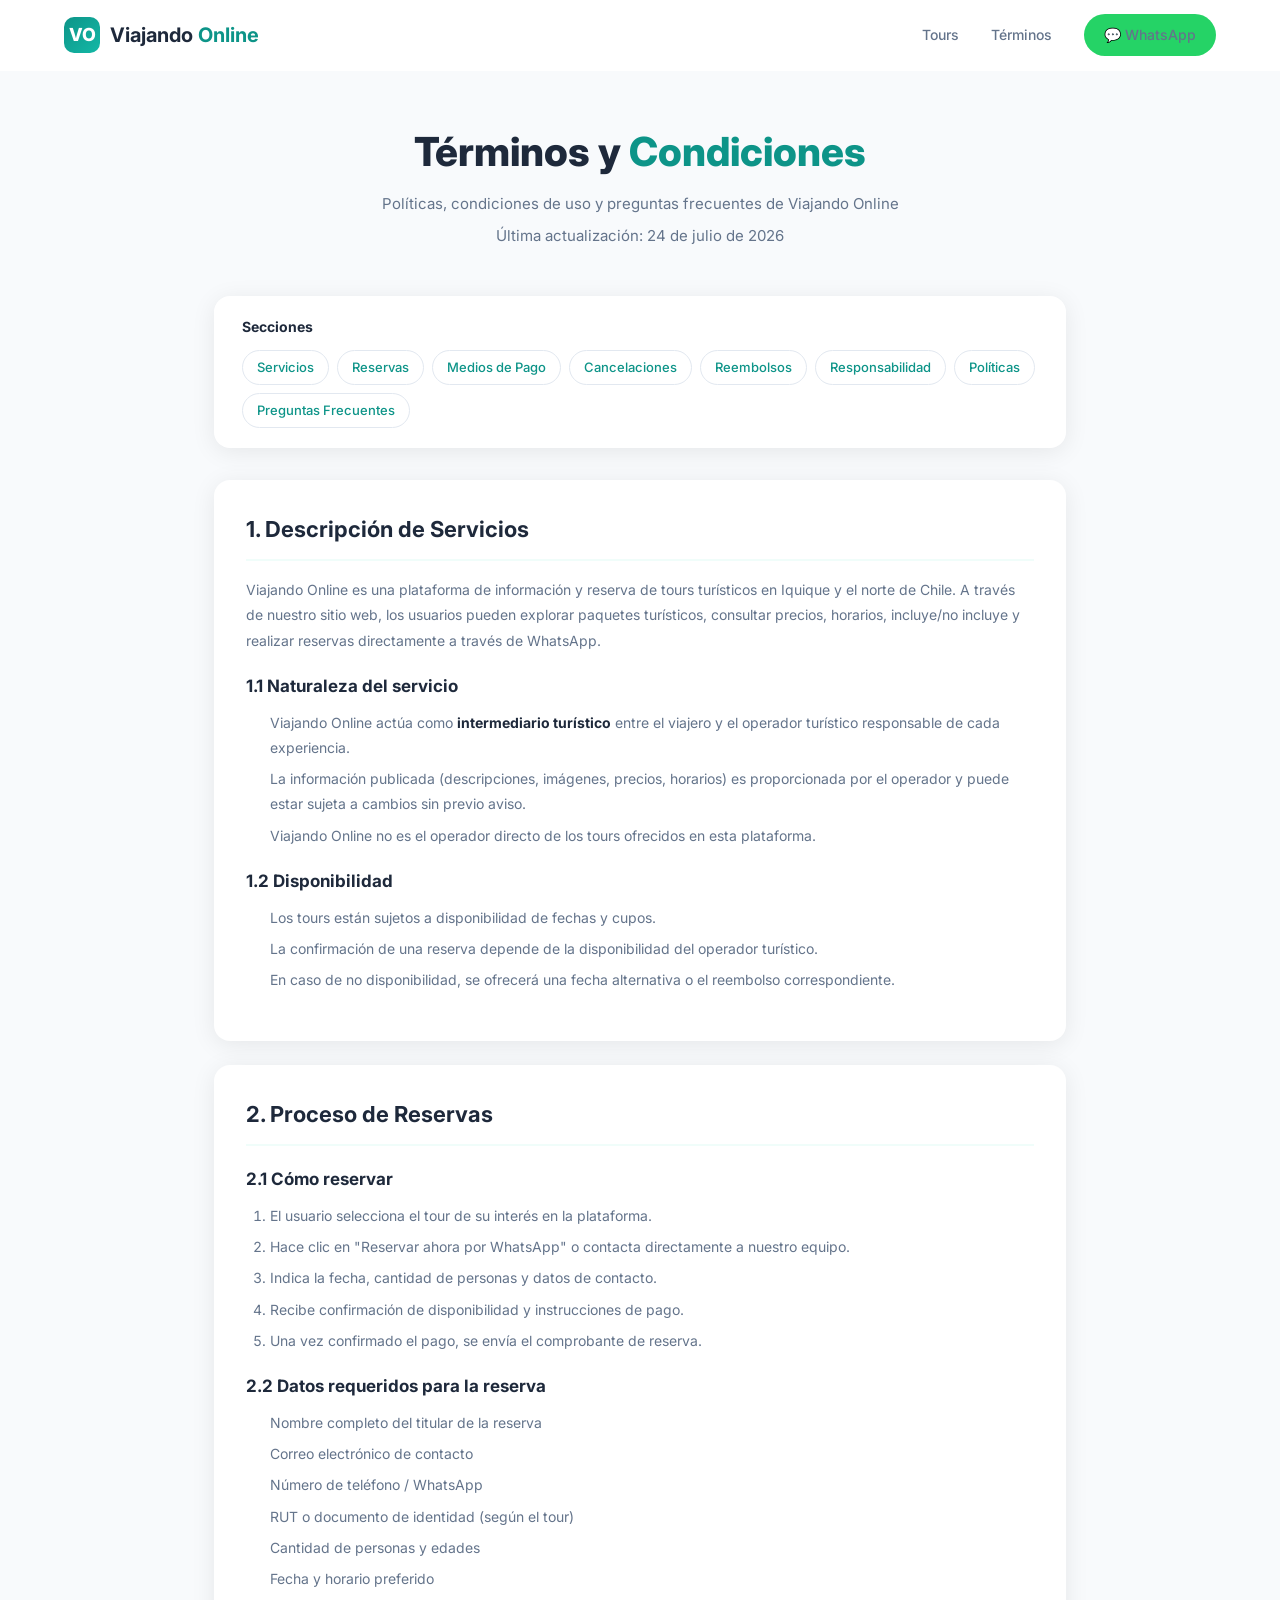
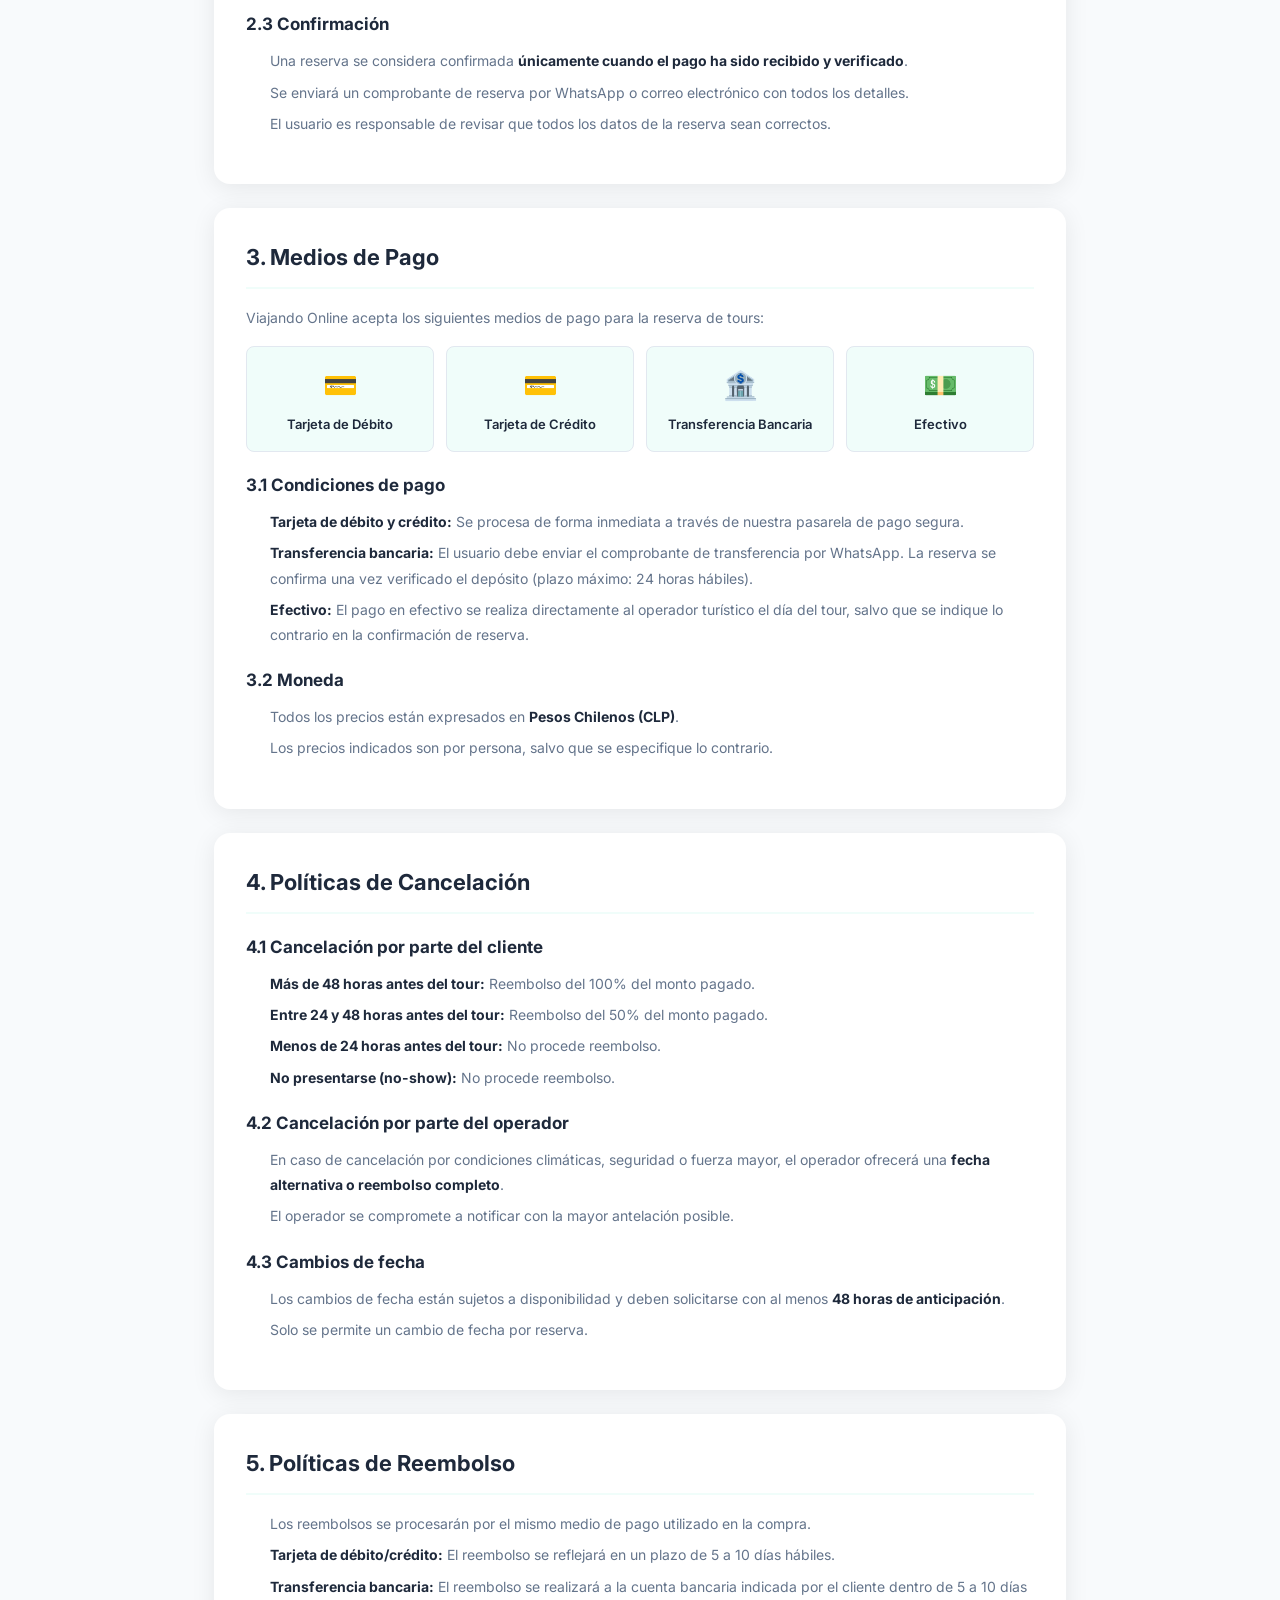
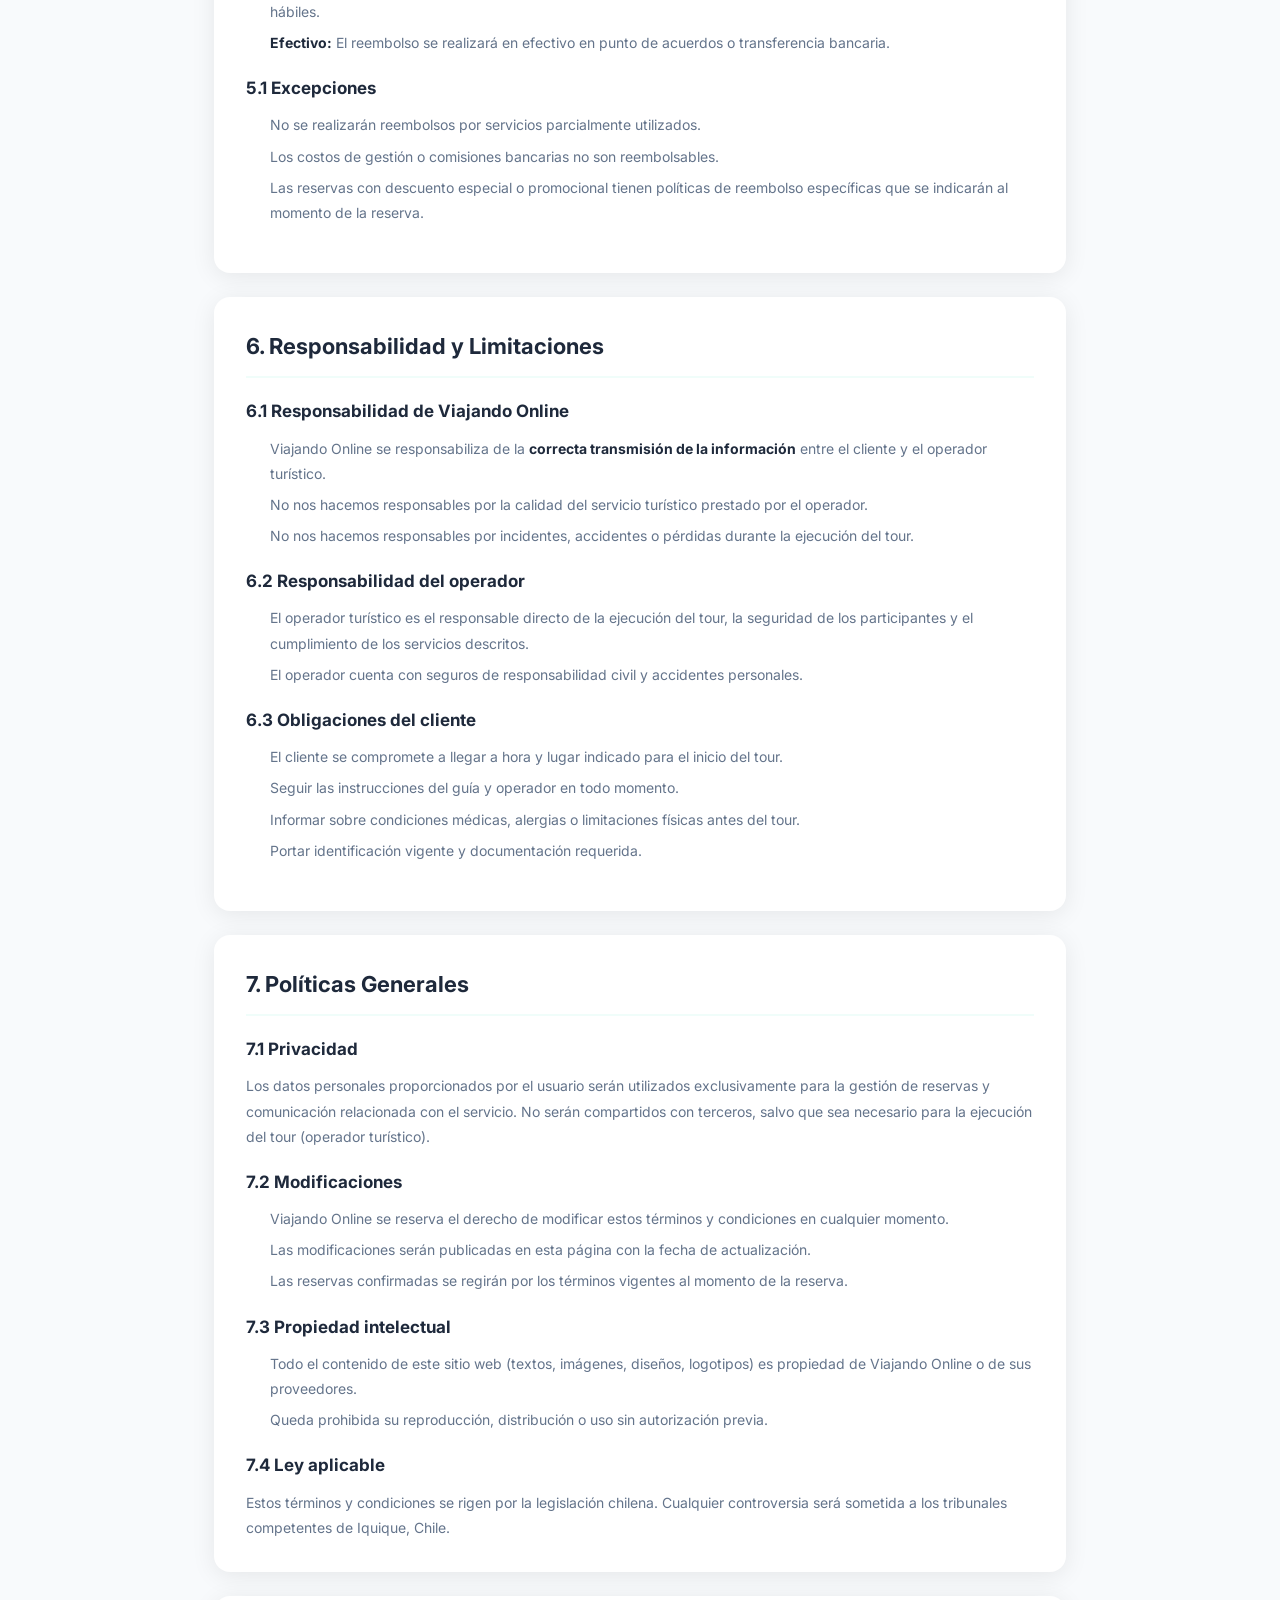
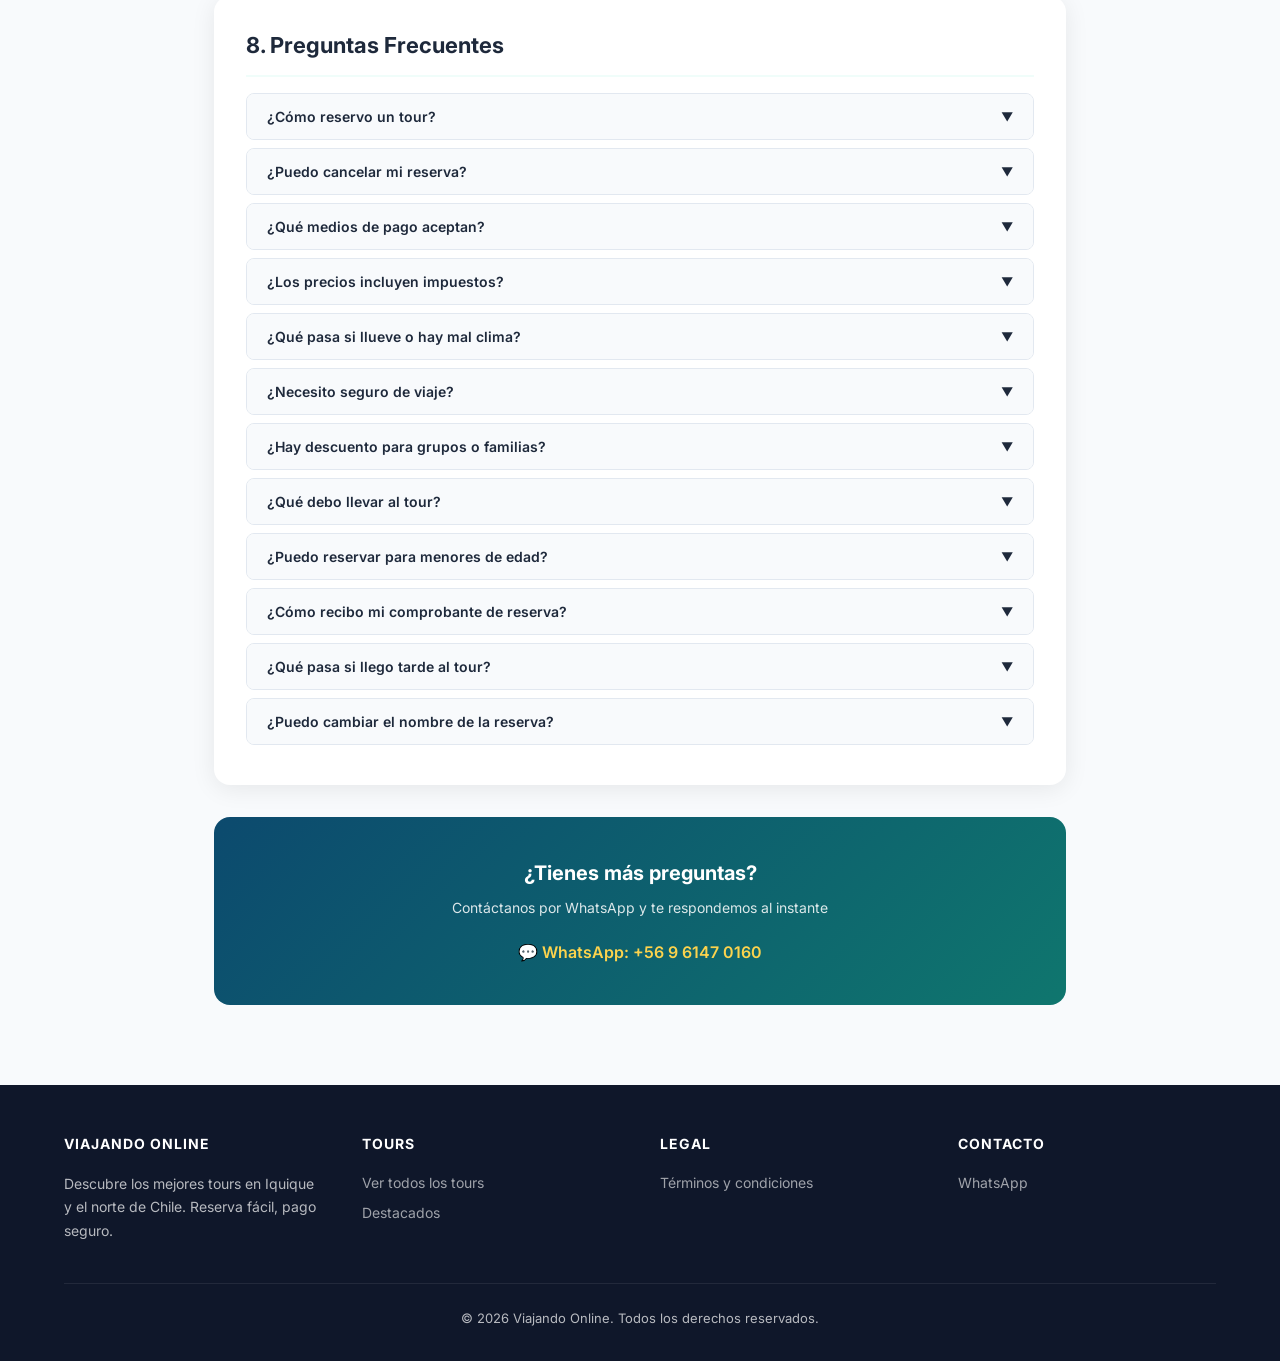
<file: terminos.html>
<!DOCTYPE html>
<html lang="es">
<head>
  <meta charset="UTF-8">
  <meta name="viewport" content="width=device-width, initial-scale=1.0">
  <title>Términos y Condiciones | Viajando Online</title>
  <meta name="description" content="Términos y condiciones, políticas de cancelación, reembolso y preguntas frecuentes de Viajando Online.">
  <link rel="preconnect" href="https://fonts.googleapis.com">
  <link rel="preconnect" href="https://fonts.gstatic.com" crossorigin>
  <link href="https://fonts.googleapis.com/css2?family=Inter:wght@400;500;600;700;800&display=swap" rel="stylesheet">
  <link rel="stylesheet" href="css/style.css?v=2">
  <style>
    .terms-page { padding: 120px 0 80px; }
    .terms-container { max-width: 900px; margin: 0 auto; padding: 0 24px; }
    .terms-header { text-align: center; margin-bottom: 48px; }
    .terms-header h1 { font-size: clamp(28px, 4vw, 40px); font-weight: 800; color: var(--text); margin-bottom: 8px; }
    .terms-header h1 span { color: var(--primary); }
    .terms-header p { color: var(--text-light); font-size: 15px; }
    .terms-updated { font-size: 12px; color: var(--text-muted); margin-top: 8px; }

    .terms-nav { background: var(--white); border-radius: var(--radius); padding: 20px 28px; margin-bottom: 32px; box-shadow: var(--shadow); position: sticky; top: 80px; z-index: 10; }
    .terms-nav h3 { font-size: 14px; font-weight: 700; margin-bottom: 12px; color: var(--text); }
    .terms-nav-list { display: flex; flex-wrap: wrap; gap: 8px; }
    .terms-nav-list a {
      font-size: 13px; font-weight: 500; color: var(--primary);
      padding: 6px 14px; border-radius: 50px; border: 1px solid var(--border);
      transition: all var(--transition);
    }
    .terms-nav-list a:hover { background: var(--primary); color: white; border-color: var(--primary); }

    .terms-section { background: var(--white); border-radius: var(--radius); padding: 32px; margin-bottom: 24px; box-shadow: var(--shadow); }
    .terms-section h2 { font-size: 22px; font-weight: 700; color: var(--text); margin-bottom: 16px; padding-bottom: 12px; border-bottom: 2px solid var(--primary-50); }
    .terms-section h3 { font-size: 17px; font-weight: 700; color: var(--text); margin: 20px 0 10px; }
    .terms-section p, .terms-section li { font-size: 14px; color: var(--text-light); line-height: 1.8; }
    .terms-section ul, .terms-section ol { padding-left: 24px; margin: 8px 0 16px; }
    .terms-section li { margin-bottom: 6px; }
    .terms-section strong { color: var(--text); }

    .payment-grid { display: grid; grid-template-columns: repeat(auto-fill, minmax(180px, 1fr)); gap: 12px; margin: 16px 0; }
    .payment-card {
      background: var(--primary-50); border: 1px solid var(--border);
      padding: 16px; border-radius: var(--radius-sm); text-align: center;
    }
    .payment-card .icon { font-size: 28px; margin-bottom: 6px; }
    .payment-card .label { font-size: 13px; font-weight: 600; color: var(--text); }

    .faq-item { border: 1px solid var(--border); border-radius: var(--radius-sm); margin-bottom: 8px; overflow: hidden; }
    .faq-question {
      width: 100%; background: var(--bg); border: none; padding: 14px 20px;
      text-align: left; font-size: 14px; font-weight: 600; color: var(--text);
      cursor: pointer; display: flex; justify-content: space-between; align-items: center;
      font-family: var(--font); transition: background var(--transition);
    }
    .faq-question:hover { background: var(--primary-50); }
    .faq-question .arrow { font-size: 12px; transition: transform 0.3s; }
    .faq-item.open .faq-question .arrow { transform: rotate(180deg); }
    .faq-answer { padding: 0 20px; max-height: 0; overflow: hidden; transition: max-height 0.3s, padding 0.3s; }
    .faq-item.open .faq-answer { padding: 0 20px 16px; max-height: 500px; }
    .faq-answer p { font-size: 14px; color: var(--text-light); line-height: 1.7; }

    .terms-contact { background: linear-gradient(135deg, #0c4a6e, #0f766e); color: white; text-align: center; padding: 40px; border-radius: var(--radius); margin-top: 32px; }
    .terms-contact h3 { font-size: 20px; font-weight: 700; margin-bottom: 8px; }
    .terms-contact p { font-size: 14px; opacity: 0.85; margin-bottom: 20px; }
    .terms-contact a { color: #fcd34d; font-weight: 600; }

    @media (max-width: 640px) {
      .terms-section { padding: 24px 20px; }
      .terms-nav { position: static; }
      .payment-grid { grid-template-columns: 1fr 1fr; }
    }
  </style>
</head>
<body>

  <!-- HEADER -->
  <header class="header" role="banner">
    <div class="container">
      <a href="index.html" class="logo">
        <div class="logo-icon">VO</div>
        <span class="logo-text">Viajando <span>Online</span></span>
      </a>
      <button class="menu-toggle" aria-label="Menú" aria-expanded="false">☰</button>
      <nav class="nav" role="navigation">
        <a href="index.html">Tours</a>
        <a href="terminos.html">Términos</a>
        <a href="https://wa.me/56961470160?text=Hola%2C%20tengo%20una%20consulta" target="_blank" rel="noopener" class="btn-wsp">💬 WhatsApp</a>
      </nav>
    </div>
  </header>

  <main class="terms-page">
    <div class="terms-container">

      <!-- HEADER -->
      <div class="terms-header">
        <h1>Términos y <span>Condiciones</span></h1>
        <p>Políticas, condiciones de uso y preguntas frecuentes de Viajando Online</p>
        <p class="terms-updated">Última actualización: 24 de julio de 2026</p>
      </div>

      <!-- NAV -->
      <div class="terms-nav">
        <h3>Secciones</h3>
        <div class="terms-nav-list">
          <a href="#servicios">Servicios</a>
          <a href="#reservas">Reservas</a>
          <a href="#pagos">Medios de Pago</a>
          <a href="#cancelaciones">Cancelaciones</a>
          <a href="#reembolsos">Reembolsos</a>
          <a href="#responsabilidad">Responsabilidad</a>
          <a href="#politicas">Políticas</a>
          <a href="#faq">Preguntas Frecuentes</a>
        </div>
      </div>

      <!-- 1. SERVICIOS -->
      <div class="terms-section" id="servicios">
        <h2>1. Descripción de Servicios</h2>
        <p>Viajando Online es una plataforma de información y reserva de tours turísticos en Iquique y el norte de Chile. A través de nuestro sitio web, los usuarios pueden explorar paquetes turísticos, consultar precios, horarios, incluye/no incluye y realizar reservas directamente a través de WhatsApp.</p>

        <h3>1.1 Naturaleza del servicio</h3>
        <ul>
          <li>Viajando Online actúa como <strong>intermediario turístico</strong> entre el viajero y el operador turístico responsable de cada experiencia.</li>
          <li>La información publicada (descripciones, imágenes, precios, horarios) es proporcionada por el operador y puede estar sujeta a cambios sin previo aviso.</li>
          <li>Viajando Online no es el operador directo de los tours ofrecidos en esta plataforma.</li>
        </ul>

        <h3>1.2 Disponibilidad</h3>
        <ul>
          <li>Los tours están sujetos a disponibilidad de fechas y cupos.</li>
          <li>La confirmación de una reserva depende de la disponibilidad del operador turístico.</li>
          <li>En caso de no disponibilidad, se ofrecerá una fecha alternativa o el reembolso correspondiente.</li>
        </ul>
      </div>

      <!-- 2. RESERVAS -->
      <div class="terms-section" id="reservas">
        <h2>2. Proceso de Reservas</h2>

        <h3>2.1 Cómo reservar</h3>
        <ol>
          <li>El usuario selecciona el tour de su interés en la plataforma.</li>
          <li>Hace clic en "Reservar ahora por WhatsApp" o contacta directamente a nuestro equipo.</li>
          <li>Indica la fecha, cantidad de personas y datos de contacto.</li>
          <li>Recibe confirmación de disponibilidad y instrucciones de pago.</li>
          <li>Una vez confirmado el pago, se envía el comprobante de reserva.</li>
        </ol>

        <h3>2.2 Datos requeridos para la reserva</h3>
        <ul>
          <li>Nombre completo del titular de la reserva</li>
          <li>Correo electrónico de contacto</li>
          <li>Número de teléfono / WhatsApp</li>
          <li>RUT o documento de identidad (según el tour)</li>
          <li>Cantidad de personas y edades</li>
          <li>Fecha y horario preferido</li>
        </ul>

        <h3>2.3 Confirmación</h3>
        <ul>
          <li>Una reserva se considera confirmada <strong>únicamente cuando el pago ha sido recibido y verificado</strong>.</li>
          <li>Se enviará un comprobante de reserva por WhatsApp o correo electrónico con todos los detalles.</li>
          <li>El usuario es responsable de revisar que todos los datos de la reserva sean correctos.</li>
        </ul>
      </div>

      <!-- 3. MEDIOS DE PAGO -->
      <div class="terms-section" id="pagos">
        <h2>3. Medios de Pago</h2>
        <p>Viajando Online acepta los siguientes medios de pago para la reserva de tours:</p>

        <div class="payment-grid">
          <div class="payment-card">
            <div class="icon">💳</div>
            <div class="label">Tarjeta de Débito</div>
          </div>
          <div class="payment-card">
            <div class="icon">💳</div>
            <div class="label">Tarjeta de Crédito</div>
          </div>
          <div class="payment-card">
            <div class="icon">🏦</div>
            <div class="label">Transferencia Bancaria</div>
          </div>
          <div class="payment-card">
            <div class="icon">💵</div>
            <div class="label">Efectivo</div>
          </div>
        </div>

        <h3>3.1 Condiciones de pago</h3>
        <ul>
          <li><strong>Tarjeta de débito y crédito:</strong> Se procesa de forma inmediata a través de nuestra pasarela de pago segura.</li>
          <li><strong>Transferencia bancaria:</strong> El usuario debe enviar el comprobante de transferencia por WhatsApp. La reserva se confirma una vez verificado el depósito (plazo máximo: 24 horas hábiles).</li>
          <li><strong>Efectivo:</strong> El pago en efectivo se realiza directamente al operador turístico el día del tour, salvo que se indique lo contrario en la confirmación de reserva.</li>
        </ul>

        <h3>3.2 Moneda</h3>
        <ul>
          <li>Todos los precios están expresados en <strong>Pesos Chilenos (CLP)</strong>.</li>
          <li>Los precios indicados son por persona, salvo que se especifique lo contrario.</li>
        </ul>
      </div>

      <!-- 4. CANCELACIONES -->
      <div class="terms-section" id="cancelaciones">
        <h2>4. Políticas de Cancelación</h2>

        <h3>4.1 Cancelación por parte del cliente</h3>
        <ul>
          <li><strong>Más de 48 horas antes del tour:</strong> Reembolso del 100% del monto pagado.</li>
          <li><strong>Entre 24 y 48 horas antes del tour:</strong> Reembolso del 50% del monto pagado.</li>
          <li><strong>Menos de 24 horas antes del tour:</strong> No procede reembolso.</li>
          <li><strong>No presentarse (no-show):</strong> No procede reembolso.</li>
        </ul>

        <h3>4.2 Cancelación por parte del operador</h3>
        <ul>
          <li>En caso de cancelación por condiciones climáticas, seguridad o fuerza mayor, el operador ofrecerá una <strong>fecha alternativa o reembolso completo</strong>.</li>
          <li>El operador se compromete a notificar con la mayor antelación posible.</li>
        </ul>

        <h3>4.3 Cambios de fecha</h3>
        <ul>
          <li>Los cambios de fecha están sujetos a disponibilidad y deben solicitarse con al menos <strong>48 horas de anticipación</strong>.</li>
          <li>Solo se permite un cambio de fecha por reserva.</li>
        </ul>
      </div>

      <!-- 5. REEMBOLSOS -->
      <div class="terms-section" id="reembolsos">
        <h2>5. Políticas de Reembolso</h2>
        <ul>
          <li>Los reembolsos se procesarán por el mismo medio de pago utilizado en la compra.</li>
          <li><strong>Tarjeta de débito/crédito:</strong> El reembolso se reflejará en un plazo de 5 a 10 días hábiles.</li>
          <li><strong>Transferencia bancaria:</strong> El reembolso se realizará a la cuenta bancaria indicada por el cliente dentro de 5 a 10 días hábiles.</li>
          <li><strong>Efectivo:</strong> El reembolso se realizará en efectivo en punto de acuerdos o transferencia bancaria.</li>
        </ul>

        <h3>5.1 Excepciones</h3>
        <ul>
          <li>No se realizarán reembolsos por servicios parcialmente utilizados.</li>
          <li>Los costos de gestión o comisiones bancarias no son reembolsables.</li>
          <li>Las reservas con descuento especial o promocional tienen políticas de reembolso específicas que se indicarán al momento de la reserva.</li>
        </ul>
      </div>

      <!-- 6. RESPONSABILIDAD -->
      <div class="terms-section" id="responsabilidad">
        <h2>6. Responsabilidad y Limitaciones</h2>

        <h3>6.1 Responsabilidad de Viajando Online</h3>
        <ul>
          <li>Viajando Online se responsabiliza de la <strong>correcta transmisión de la información</strong> entre el cliente y el operador turístico.</li>
          <li>No nos hacemos responsables por la calidad del servicio turístico prestado por el operador.</li>
          <li>No nos hacemos responsables por incidentes, accidentes o pérdidas durante la ejecución del tour.</li>
        </ul>

        <h3>6.2 Responsabilidad del operador</h3>
        <ul>
          <li>El operador turístico es el responsable directo de la ejecución del tour, la seguridad de los participantes y el cumplimiento de los servicios descritos.</li>
          <li>El operador cuenta con seguros de responsabilidad civil y accidentes personales.</li>
        </ul>

        <h3>6.3 Obligaciones del cliente</h3>
        <ul>
          <li>El cliente se compromete a llegar a hora y lugar indicado para el inicio del tour.</li>
          <li>Seguir las instrucciones del guía y operador en todo momento.</li>
          <li>Informar sobre condiciones médicas, alergias o limitaciones físicas antes del tour.</li>
          <li>Portar identificación vigente y documentación requerida.</li>
        </ul>
      </div>

      <!-- 7. POLÍTICAS -->
      <div class="terms-section" id="politicas">
        <h2>7. Políticas Generales</h2>

        <h3>7.1 Privacidad</h3>
        <p>Los datos personales proporcionados por el usuario serán utilizados exclusivamente para la gestión de reservas y comunicación relacionada con el servicio. No serán compartidos con terceros, salvo que sea necesario para la ejecución del tour (operador turístico).</p>

        <h3>7.2 Modificaciones</h3>
        <ul>
          <li>Viajando Online se reserva el derecho de modificar estos términos y condiciones en cualquier momento.</li>
          <li>Las modificaciones serán publicadas en esta página con la fecha de actualización.</li>
          <li>Las reservas confirmadas se regirán por los términos vigentes al momento de la reserva.</li>
        </ul>

        <h3>7.3 Propiedad intelectual</h3>
        <ul>
          <li>Todo el contenido de este sitio web (textos, imágenes, diseños, logotipos) es propiedad de Viajando Online o de sus proveedores.</li>
          <li>Queda prohibida su reproducción, distribución o uso sin autorización previa.</li>
        </ul>

        <h3>7.4 Ley aplicable</h3>
        <p>Estos términos y condiciones se rigen por la legislación chilena. Cualquier controversia será sometida a los tribunales competentes de Iquique, Chile.</p>
      </div>

      <!-- 8. FAQ -->
      <div class="terms-section" id="faq">
        <h2>8. Preguntas Frecuentes</h2>

        <div class="faq-item">
          <button class="faq-question">
            ¿Cómo reservo un tour?
            <span class="arrow">▼</span>
          </button>
          <div class="faq-answer">
            <p>Solo haz clic en "Reservar ahora por WhatsApp" en el tour que te interese. Nuestro equipo te atenderá, confirmará disponibilidad y te indicará los pasos para completar tu reserva.</p>
          </div>
        </div>

        <div class="faq-item">
          <button class="faq-question">
            ¿Puedo cancelar mi reserva?
            <span class="arrow">▼</span>
          </button>
          <div class="faq-answer">
            <p>Sí. Si cancelas con más de 48 horas de anticipación, recibes reembolso del 100%. Entre 24 y 48 horas, el 50%. Con menos de 24 horas no procede reembolso. Los cambios de fecha están sujetos a disponibilidad.</p>
          </div>
        </div>

        <div class="faq-item">
          <button class="faq-question">
            ¿Qué medios de pago aceptan?
            <span class="arrow">▼</span>
          </button>
          <div class="faq-answer">
            <p>Aceptamos tarjeta de débito, tarjeta de crédito, transferencia bancaria y efectivo. Estos son los únicos medios de pago disponibles.</p>
          </div>
        </div>

        <div class="faq-item">
          <button class="faq-question">
            ¿Los precios incluyen impuestos?
            <span class="arrow">▼</span>
          </button>
          <div class="faq-answer">
            <p>Sí, todos los precios indicados incluyen IVA y están expresados en Pesos Chilenos (CLP). Los precios son por persona, salvo que se indique lo contrario.</p>
          </div>
        </div>

        <div class="faq-item">
          <button class="faq-question">
            ¿Qué pasa si llueve o hay mal clima?
            <span class="arrow">▼</span>
          </button>
          <div class="faq-answer">
            <p>Si el operador cancela el tour por condiciones climáticas, se ofrecerá una fecha alternativa o reembolso completo. La decisión final es del operador turístico.</p>
          </div>
        </div>

        <div class="faq-item">
          <button class="faq-question">
            ¿Necesito seguro de viaje?
            <span class="arrow">▼</span>
          </button>
          <div class="faq-answer">
            <p>Algunos tours incluyen seguro de viaje y otros no. Revisa la sección "No incluye" en cada tour para verificar. Recomendamos contratar un seguro de viaje para mayor tranquilidad.</p>
          </div>
        </div>

        <div class="faq-item">
          <button class="faq-question">
            ¿Hay descuento para grupos o familias?
            <span class="arrow">▼</span>
          </button>
          <div class="faq-answer">
            <p>Sí, para tours al interior de Iquique ofrecemos descuentos especiales para familias o grupos de 5 o más personas. Consulta precios al reservar por WhatsApp.</p>
          </div>
        </div>

        <div class="faq-item">
          <button class="faq-question">
            ¿Qué debo llevar al tour?
            <span class="arrow">▼</span>
          </button>
          <div class="faq-answer">
            <p>Depende del tour, pero generalmente se recomienda: ropa cómoda, calzado adecuado, protector solar, gorro, botella de agua, documentos de identidad y medio de pago. Los detalles específicos se envían al confirmar la reserva.</p>
          </div>
        </div>

        <div class="faq-item">
          <button class="faq-question">
            ¿Puedo reservar para menores de edad?
            <span class="arrow">▼</span>
          </button>
          <div class="faq-answer">
            <p>Sí, los menores de edad pueden participar en los tours accompagnados de un adulto responsable. Algunos tours pueden tener restricciones de edad o peso. Consulta al reservar.</p>
          </div>
        </div>

        <div class="faq-item">
          <button class="faq-question">
            ¿Cómo recibo mi comprobante de reserva?
            <span class="arrow">▼</span>
          </button>
          <div class="faq-answer">
            <p>El comprobante de reserva se envía por WhatsApp o correo electrónico después de confirmar el pago. Incluye todos los detalles del tour: fecha, hora, lugar de encuentro, incluye/no incluye y datos de contacto del operador.</p>
          </div>
        </div>

        <div class="faq-item">
          <button class="faq-question">
            ¿Qué pasa si llego tarde al tour?
            <span class="arrow">▼</span>
          </button>
          <div class="faq-answer">
            <p>Es fundamental llegar a la hora y lugar indicados. Si llegas tarde, podrías perder el tour sin derecho a reembolso. Contacta al operador si prevés demora.</p>
          </div>
        </div>

        <div class="faq-item">
          <button class="faq-question">
            ¿Puedo cambiar el nombre de la reserva?
            <span class="arrow">▼</span>
          </button>
          <div class="faq-answer">
            <p>Sí, puedes cambiar el nombre del titular contactándonos por WhatsApp con al menos 24 horas de anticipación. Se verificará la identidad del nuevo titular.</p>
          </div>
        </div>
      </div>

      <!-- CONTACTO -->
      <div class="terms-contact">
        <h3>¿Tienes más preguntas?</h3>
        <p>Contáctanos por WhatsApp y te respondemos al instante</p>
        <a href="https://wa.me/56961470160?text=Hola%2C%20tengo%20una%20consulta%20sobre%20t%C3%A9rminos%20y%20condiciones" target="_blank" rel="noopener">💬 WhatsApp: +56 9 6147 0160</a>
      </div>

    </div>
  </main>

  <!-- FOOTER -->
  <footer class="footer">
    <div class="container">
      <div class="footer-grid">
        <div>
          <h4>Viajando Online</h4>
          <p style="font-size:14px; line-height:1.7;">Descubre los mejores tours en Iquique y el norte de Chile. Reserva fácil, pago seguro.</p>
        </div>
        <div>
          <h4>Tours</h4>
          <ul>
            <li><a href="index.html">Ver todos los tours</a></li>
            <li><a href="index.html#destacados">Destacados</a></li>
          </ul>
        </div>
        <div>
          <h4>Legal</h4>
          <ul>
            <li><a href="terminos.html">Términos y condiciones</a></li>
          </ul>
        </div>
        <div>
          <h4>Contacto</h4>
          <ul>
            <li><a href="https://wa.me/56961470160" target="_blank">WhatsApp</a></li>
          </ul>
        </div>
      </div>
      <div class="footer-bottom">
        &copy; 2026 Viajando Online. Todos los derechos reservados.
      </div>
    </div>
  </footer>

  <script>
    /* FAQ accordion */
    document.querySelectorAll('.faq-question').forEach(function(btn) {
      btn.addEventListener('click', function() {
        var item = this.parentElement;
        var wasOpen = item.classList.contains('open');
        document.querySelectorAll('.faq-item').forEach(function(i) { i.classList.remove('open'); });
        if (!wasOpen) item.classList.add('open');
      });
    });

    /* Header scroll */
    var header = document.querySelector('.header');
    window.addEventListener('scroll', function() {
      header.classList.toggle('scrolled', window.scrollY > 20);
    }, { passive: true });

    /* Mobile menu */
    var toggle = document.querySelector('.menu-toggle');
    var nav = document.querySelector('.nav');
    if (toggle && nav) {
      toggle.addEventListener('click', function() {
        var open = nav.classList.toggle('open');
        toggle.setAttribute('aria-expanded', open);
        toggle.innerHTML = open ? '✕' : '☰';
      });
    }

    /* Smooth scroll for nav links */
    document.querySelectorAll('.terms-nav-list a').forEach(function(a) {
      a.addEventListener('click', function(e) {
        var target = document.querySelector(this.getAttribute('href'));
        if (target) {
          e.preventDefault();
          target.scrollIntoView({ behavior: 'smooth', block: 'start' });
        }
      });
    });
  </script>

</body>
</html>
</file>
<file: css/style.css>
/* ============================================
   Viajando Online - Tours Iquique
   Estilos principales v1.0
   ============================================ */

:root {
  --primary: #0d9488;
  --primary-dark: #0f766e;
  --primary-light: #14b8a6;
  --primary-50: #f0fdfa;
  --accent: #f59e0b;
  --accent-dark: #d97706;
  --bg: #f8fafc;
  --text: #1e293b;
  --text-light: #64748b;
  --text-muted: #94a3b8;
  --white: #ffffff;
  --border: #e2e8f0;
  --shadow-sm: 0 1px 3px rgba(0,0,0,0.06);
  --shadow: 0 4px 24px rgba(0,0,0,0.08);
  --shadow-hover: 0 12px 40px rgba(0,0,0,0.14);
  --radius: 16px;
  --radius-sm: 8px;
  --transition: 0.25s cubic-bezier(0.4, 0, 0.2, 1);
  --font: 'Inter', system-ui, -apple-system, sans-serif;
  --max-width: 1200px;
}

*, *::before, *::after { margin: 0; padding: 0; box-sizing: border-box; }
html { scroll-behavior: smooth; -webkit-font-smoothing: antialiased; -moz-osx-font-smoothing: grayscale; }
body {
  font-family: var(--font);
  background: var(--bg);
  color: var(--text);
  line-height: 1.6;
  overflow-x: hidden;
}
img { max-width: 100%; height: auto; display: block; }
a { text-decoration: none; color: inherit; }
ul { list-style: none; }

.container { max-width: var(--max-width); margin: 0 auto; padding: 0 24px; }
.sr-only { position: absolute; width: 1px; height: 1px; overflow: hidden; clip: rect(0,0,0,0); white-space: nowrap; }

.section-title { text-align: center; margin-bottom: 48px; }
.section-title h2 { font-size: clamp(28px, 4vw, 36px); font-weight: 800; color: var(--text); margin-bottom: 12px; }
.section-title h2 span { color: var(--primary); }
.section-title p { color: var(--text-light); font-size: 16px; max-width: 560px; margin: 0 auto; }

/* --- HEADER --- */
.header {
  position: fixed; top: 0; left: 0; right: 0;
  background: rgba(255,255,255,0.95);
  backdrop-filter: blur(12px);
  -webkit-backdrop-filter: blur(12px);
  border-bottom: 1px solid transparent;
  z-index: 1000;
  padding: 14px 0;
  transition: all var(--transition);
}
.header.scrolled { border-bottom-color: var(--border); box-shadow: var(--shadow-sm); }
.header .container { display: flex; align-items: center; justify-content: space-between; }
.logo { display: flex; align-items: center; gap: 10px; }
.logo img { height: 60px; width: 60px; border-radius: 50%; object-fit: cover; }
.logo-icon {
  width: 36px; height: 36px;
  background: linear-gradient(135deg, var(--primary), var(--primary-light));
  border-radius: 10px;
  display: flex; align-items: center; justify-content: center;
  color: white; font-weight: 800; font-size: 18px;
}
.logo-text { font-weight: 700; font-size: 20px; color: var(--text); }
.logo-text span { color: var(--primary); }

.nav { display: flex; gap: 32px; align-items: center; }
.nav a {
  text-decoration: none; color: var(--text-light);
  font-size: 14px; font-weight: 500;
  transition: color var(--transition);
  position: relative;
}
.nav a::after {
  content: ''; position: absolute; bottom: -4px; left: 0;
  width: 0; height: 2px; background: var(--primary);
  transition: width var(--transition);
}
.nav a:hover { color: var(--primary); }
.nav a:hover::after { width: 100%; }

/* --- BUTTONS --- */
.btn-wsp {
  display: inline-flex; align-items: center; gap: 8px;
  background: #25D366; color: white; border: none;
  padding: 10px 20px; border-radius: 50px;
  font-size: 14px; font-weight: 600; cursor: pointer;
  text-decoration: none; transition: all var(--transition);
}
.btn-wsp:hover { background: #1ebe5d; transform: translateY(-1px); }
.btn-primary {
  display: inline-flex; align-items: center; gap: 8px;
  background: var(--accent); color: #1e293b;
  padding: 14px 32px; border-radius: 50px;
  font-size: 16px; font-weight: 700; text-decoration: none;
  transition: all var(--transition); border: none; cursor: pointer;
}
.btn-primary:hover { background: var(--accent-dark); transform: translateY(-2px); box-shadow: 0 8px 24px rgba(245,158,11,0.35); }
.btn-outline {
  display: inline-flex; align-items: center; gap: 8px;
  background: transparent; color: white;
  padding: 14px 32px; border-radius: 50px;
  font-size: 16px; font-weight: 600; text-decoration: none;
  border: 2px solid rgba(255,255,255,0.3);
  transition: all var(--transition);
}
.btn-outline:hover { border-color: white; background: rgba(255,255,255,0.1); }
.btn-reserve {
  background: var(--primary); color: white; border: none;
  padding: 10px 20px; border-radius: 50px;
  font-size: 13px; font-weight: 600; cursor: pointer;
  text-decoration: none; transition: all var(--transition);
  display: inline-flex; align-items: center; gap: 6px;
}
.btn-reserve:hover { background: var(--primary-dark); transform: translateY(-1px); }

/* --- HERO --- */
.hero {
  margin-top: 70px;
  min-height: 85vh;
  display: flex; align-items: center;
  position: relative;
  overflow: hidden;
  background: linear-gradient(135deg, #0c4a6e, #0f766e, #0d9488);
}
.hero-bg {
  position: absolute; inset: 0;
  background-size: cover; background-position: center;
  opacity: 0.2;
  mix-blend-mode: overlay;
}
.hero .container { position: relative; z-index: 1; padding: 100px 24px; }
.hero-content { max-width: 640px; }
.hero-badge {
  display: inline-block;
  background: rgba(255,255,255,0.15);
  backdrop-filter: blur(8px);
  -webkit-backdrop-filter: blur(8px);
  padding: 6px 16px; border-radius: 50px;
  font-size: 13px; color: white; font-weight: 500;
  margin-bottom: 20px;
  border: 1px solid rgba(255,255,255,0.2);
}
.hero h1 { font-size: clamp(40px, 6vw, 72px); font-weight: 800; color: white; line-height: 1.1; margin-bottom: 16px; }
.hero h1 span { color: #fcd34d; }
.hero p { font-size: 18px; color: rgba(255,255,255,0.85); margin-bottom: 32px; max-width: 520px; }
.hero-buttons { display: flex; gap: 16px; flex-wrap: wrap; }
.stats { margin-top: 60px; display: flex; gap: 40px; }
.stat-item { color: white; }
.stat-number { font-size: 28px; font-weight: 800; }
.stat-label { font-size: 13px; color: rgba(255,255,255,0.7); }

/* --- TOURS GRID --- */
.tours-section { padding: 80px 0; }
.tours-grid {
  display: flex;
  flex-direction: column;
  gap: 40px;
}
.tour-card {
  background: var(--white);
  border-radius: 16px;
  overflow: hidden;
  box-shadow: 0 2px 12px rgba(0,0,0,0.08);
  transition: all var(--transition);
  display: flex; flex-direction: column;
}
.tour-card:hover { transform: translateY(-6px); box-shadow: 0 8px 30px rgba(0,0,0,0.15); }
.tour-card-image {
  height: 220px;
  background-size: cover;
  background-position: center;
  position: relative;
  background-color: #e2e8f0;
}
.tour-card-badge {
  position: absolute; top: 12px; left: 12px;
  background: rgba(0,0,0,0.6); backdrop-filter: blur(4px);
  -webkit-backdrop-filter: blur(4px);
  color: white; font-size: 11px; font-weight: 600;
  padding: 5px 14px; border-radius: 50px;
}
.tour-card-rating {
  position: absolute; top: 12px; right: 12px;
  background: rgba(0,0,0,0.6); backdrop-filter: blur(4px);
  -webkit-backdrop-filter: blur(4px);
  color: #fcd34d; font-size: 12px; font-weight: 600;
  padding: 5px 12px; border-radius: 50px;
}
.tour-card-body { padding: 20px; flex: 1; display: flex; flex-direction: column; min-height: 180px; }
.tour-card-category {
  font-size: 11px; font-weight: 700; text-transform: uppercase;
  color: var(--primary); letter-spacing: 1.2px; margin-bottom: 8px;
}
.tour-card h3 {
  font-size: 17px; font-weight: 700; margin-bottom: 10px; line-height: 1.4;
  color: var(--text);
}
.tour-card-desc {
  font-size: 13.5px; color: var(--text-light);
  margin-bottom: 16px; flex: 1; line-height: 1.5;
  display: -webkit-box; -webkit-line-clamp: 2; -webkit-box-orient: vertical; overflow: hidden;
}
.tour-inc-exc { display: grid; grid-template-columns: 1fr 1fr; gap: 10px; margin-bottom: 14px; }
.tour-inc, .tour-exc {
  background: var(--bg); border-radius: var(--radius-sm); padding: 10px 12px;
}
.tour-exc { background: #fef2f2; }
.tie-label {
  display: block; font-size: 10px; font-weight: 700; text-transform: uppercase;
  letter-spacing: 0.5px; margin-bottom: 6px;
}
.tour-inc .tie-label { color: #16a34a; }
.tour-exc .tie-label { color: #dc2626; }
.tour-inc ul, .tour-exc ul { list-style: none; }
.tour-inc li, .tour-exc li {
  font-size: 11.5px; color: var(--text-light); line-height: 1.5;
  padding-left: 12px; position: relative;
}
.tour-inc li::before { content: '✓'; position: absolute; left: 0; color: #16a34a; font-weight: 700; }
.tour-exc li::before { content: '✗'; position: absolute; left: 0; color: #dc2626; font-weight: 700; }
.btn-agendar {
  display: block; width: 100%; margin-top: 12px; padding: 12px;
  background: #25D366; color: white; border: none; border-radius: 50px;
  font-size: 14px; font-weight: 700; cursor: pointer;
  font-family: var(--font); transition: all var(--transition);
}
.btn-agendar:hover { background: #1ebe5d; transform: translateY(-1px); }
.tour-card-footer {
  display: flex; align-items: center; justify-content: space-between;
  padding-top: 16px; border-top: 1px solid var(--border);
}
.tour-price { font-size: 22px; font-weight: 800; color: var(--text); }
.tour-price span { font-size: 12px; font-weight: 400; color: var(--text-light); }

/* --- TOUR FILTERS --- */
.tour-filters {
  display: flex; flex-wrap: wrap; gap: 8px;
  justify-content: center; margin-bottom: 40px;
}
.filter-btn {
  padding: 8px 18px; border: 2px solid var(--border);
  border-radius: 50px; background: var(--white);
  font-size: 13px; font-weight: 600; color: var(--text-light);
  cursor: pointer; transition: all var(--transition);
  white-space: nowrap;
}
.filter-btn:hover { border-color: var(--primary); color: var(--primary); }
.filter-btn.active {
  background: var(--primary); border-color: var(--primary);
  color: var(--white);
}

/* --- TOUR SECTIONS --- */
.tour-location-section { margin-bottom: 48px; }
.tour-section-header {
  display: flex; align-items: center; gap: 12px;
  padding: 16px 0; margin-bottom: 20px;
  border-bottom: 2px solid var(--border);
}
.tour-section-icon { font-size: 28px; }
.tour-section-title {
  font-size: 22px; font-weight: 800; color: var(--text); margin: 0;
}
.tour-section-count {
  font-size: 13px; font-weight: 600; color: var(--text-light);
  background: var(--bg); padding: 4px 12px; border-radius: 50px;
}
.tours-grid-inner {
  display: grid;
  grid-template-columns: repeat(3, 1fr);
  gap: 24px;
}
@media (max-width: 1024px) {
  .tours-grid-inner { grid-template-columns: repeat(2, 1fr); }
}
@media (max-width: 640px) {
  .tours-grid-inner { grid-template-columns: 1fr; }
}

/* --- DESTACADOS --- */
.destacados-section { padding: 80px 0; background: var(--white); }
.destacados-grid { display: grid; grid-template-columns: repeat(auto-fill, minmax(340px, 1fr)); gap: 24px; }
.destacado-card {
  border-radius: var(--radius); overflow: hidden; position: relative;
  height: 420px; display: flex; align-items: flex-end;
  background-size: cover; background-position: center;
  text-decoration: none; color: white;
  transition: all var(--transition);
}
.destacado-card:hover { transform: scale(1.02); }
.destacado-card::before {
  content: ''; position: absolute; inset: 0;
  background: linear-gradient(to top, rgba(0,0,0,0.8) 0%, transparent 60%);
}
.destacado-card-content { position: relative; padding: 32px; width: 100%; }
.destacado-card-content h3 { font-size: 24px; font-weight: 700; margin-bottom: 4px; }
.destacado-card-content .subtitle { font-size: 13px; opacity: 0.8; margin-bottom: 12px; }
.destacado-card-content .price { font-size: 26px; font-weight: 800; display: flex; align-items: center; gap: 12px; }
.destacado-card-content .price .label { font-size: 13px; font-weight: 400; opacity: 0.7; }

/* --- FEATURES --- */
.features-section { padding: 80px 0; background: var(--bg); }
.features-grid { display: grid; grid-template-columns: repeat(auto-fill, minmax(280px, 1fr)); gap: 32px; }
.feature-card {
  text-align: center; padding: 40px 24px;
  background: var(--white); border-radius: var(--radius);
  box-shadow: var(--shadow); transition: transform var(--transition);
}
.feature-card:hover { transform: translateY(-2px); }
.feature-icon {
  width: 64px; height: 64px;
  background: linear-gradient(135deg, var(--primary), var(--primary-light));
  border-radius: 16px;
  display: flex; align-items: center; justify-content: center;
  margin: 0 auto 20px; font-size: 28px;
}
.feature-card h3 { font-size: 18px; font-weight: 700; margin-bottom: 8px; }
.feature-card p { font-size: 14px; color: var(--text-light); line-height: 1.7; }

/* --- TESTIMONIALS --- */
.testimonials-section { padding: 80px 0; background: var(--white); }
.testimonials-grid { display: grid; grid-template-columns: repeat(auto-fill, minmax(320px, 1fr)); gap: 24px; }
.testimonial-card {
  background: var(--bg); border-radius: var(--radius);
  padding: 28px; transition: transform var(--transition);
}
.testimonial-card:hover { transform: translateY(-2px); }
.testimonial-stars { color: #f59e0b; font-size: 16px; margin-bottom: 12px; }
.testimonial-text { font-size: 14px; color: var(--text-light); font-style: italic; line-height: 1.7; margin-bottom: 16px; }
.testimonial-author { display: flex; align-items: center; gap: 12px; }
.testimonial-avatar {
  width: 40px; height: 40px; border-radius: 50%;
  background: linear-gradient(135deg, var(--primary), var(--primary-light));
  display: flex; align-items: center; justify-content: center;
  color: white; font-weight: 700; font-size: 16px; flex-shrink: 0;
}
.testimonial-name { font-size: 14px; font-weight: 600; }
.testimonial-date { font-size: 12px; color: var(--text-light); }

/* --- CTA --- */
.cta-section {
  padding: 80px 0;
  background: linear-gradient(135deg, #0c4a6e, #0f766e);
  text-align: center; color: white;
}
.cta-section h2 { font-size: clamp(28px, 4vw, 40px); font-weight: 800; margin-bottom: 12px; }
.cta-section p { font-size: 18px; opacity: 0.85; margin-bottom: 32px; max-width: 560px; margin-left: auto; margin-right: auto; }
.cta-section .btn-primary { font-size: 18px; padding: 16px 40px; }

/* --- BTN DETAILS --- */
.btn-details {
  background: transparent; color: var(--primary); border: 2px solid var(--primary);
  padding: 8px 20px; border-radius: 50px;
  font-size: 13px; font-weight: 600; cursor: pointer;
  text-decoration: none; transition: all var(--transition);
}
.btn-details:hover { background: var(--primary); color: white; }

/* --- MODAL --- */
.modal-overlay {
  display: none;
  position: fixed; inset: 0; z-index: 9999;
  align-items: center; justify-content: center;
  opacity: 0; transition: opacity 0.3s;
}
.modal-overlay.active { opacity: 1; }
.modal-backdrop {
  position: absolute; inset: 0;
  background: rgba(0,0,0,0.6);
  backdrop-filter: blur(4px);
  -webkit-backdrop-filter: blur(4px);
}
.modal-panel {
  position: relative;
  background: var(--white);
  border-radius: var(--radius);
  max-width: 680px; width: 90%;
  max-height: 90vh;
  overflow-y: auto;
  box-shadow: 0 25px 60px rgba(0,0,0,0.3);
  transform: translateY(30px) scale(0.95);
  transition: transform 0.3s;
}
.modal-overlay.active .modal-panel { transform: translateY(0) scale(1); }
.modal-close {
  position: absolute; top: 12px; right: 12px; z-index: 10;
  background: rgba(0,0,0,0.5); color: white; border: none;
  width: 36px; height: 36px; border-radius: 50%;
  font-size: 22px; cursor: pointer;
  display: flex; align-items: center; justify-content: center;
  transition: background var(--transition);
}
.modal-close:hover { background: rgba(0,0,0,0.7); }
.modal-image {
  height: 260px;
  background-size: cover; background-position: center;
  position: relative;
}
.modal-category-badge {
  position: absolute; top: 16px; left: 16px;
  background: rgba(0,0,0,0.6);
  backdrop-filter: blur(4px);
  -webkit-backdrop-filter: blur(4px);
  color: white; font-size: 12px; font-weight: 600;
  padding: 6px 16px; border-radius: 50px;
}
.modal-rating {
  position: absolute; bottom: 16px; left: 16px;
  background: rgba(0,0,0,0.6);
  backdrop-filter: blur(4px);
  -webkit-backdrop-filter: blur(4px);
  color: #fcd34d; font-size: 18px; font-weight: 700;
  padding: 4px 14px; border-radius: 50px;
}
.modal-rating small { font-size: 11px; color: rgba(255,255,255,0.7); font-weight: 400; }
.modal-body { padding: 28px; }
.modal-title { font-size: 24px; font-weight: 800; margin-bottom: 12px; line-height: 1.3; }
.modal-desc { font-size: 14px; color: var(--text-light); line-height: 1.7; margin-bottom: 20px; }
.modal-price-row {
  display: flex; align-items: center; justify-content: space-between;
  background: var(--primary-50); padding: 14px 20px;
  border-radius: var(--radius-sm); margin-bottom: 16px;
}
.modal-price-label { font-size: 14px; font-weight: 600; color: var(--text-light); }
.modal-price-value { font-size: 28px; font-weight: 800; color: var(--primary); }
.modal-price-value small { font-size: 13px; font-weight: 400; color: var(--text-light); }
.modal-schedule {
  background: #f1f5f9; padding: 12px 16px;
  border-radius: var(--radius-sm); margin-bottom: 20px;
  font-size: 14px; font-weight: 500;
}
.modal-grid { display: grid; grid-template-columns: 1fr 1fr; gap: 20px; margin-bottom: 20px; }
.modal-col h4 { font-size: 14px; font-weight: 700; margin-bottom: 8px; color: var(--text); }
.modal-col ul { list-style: none; }
.modal-col ul li {
  font-size: 13px; color: var(--text-light);
  padding: 4px 0; padding-left: 20px;
  position: relative;
}
.modal-col .check-list li::before { content: '✓'; position: absolute; left: 0; color: var(--primary); font-weight: 700; }
.modal-col .x-list li::before { content: '✗'; position: absolute; left: 0; color: #ef4444; font-weight: 700; }
.modal-col ul li:not(.check-list li):not(.x-list li)::before { content: '•'; position: absolute; left: 0; color: var(--primary); }
.modal-tickets {
  background: #fef3c7; padding: 12px 16px;
  border-radius: var(--radius-sm); margin-bottom: 20px;
  font-size: 13px;
}
.modal-wsp-btn {
  display: flex; align-items: center; justify-content: center; gap: 8px;
  background: #25D366; color: white; border: none;
  width: 100%; padding: 14px; border-radius: 50px;
  font-size: 16px; font-weight: 700; cursor: pointer;
  text-decoration: none; transition: all var(--transition);
}
.modal-wsp-btn:hover { background: #1ebe5d; transform: translateY(-1px); }

/* --- MODAL INCLUYE / NO INCLUYE --- */
.modal-inc-exc {
  display: grid; grid-template-columns: 1fr 1fr; gap: 16px;
  margin-bottom: 20px;
}
.modal-inc, .modal-exc {
  background: var(--bg); border-radius: var(--radius-sm); padding: 14px 16px;
}
.modal-exc { background: #fef2f2; }
.modal-inc h4, .modal-exc h4 {
  font-size: 12px; font-weight: 700; text-transform: uppercase;
  letter-spacing: 1px; margin-bottom: 8px;
}
.modal-inc h4 { color: #16a34a; }
.modal-exc h4 { color: #dc2626; }
.modal-inc ul, .modal-exc ul { list-style: none; }
.modal-inc li, .modal-exc li {
  font-size: 13px; color: var(--text-light); line-height: 1.5;
  padding: 3px 0 3px 14px; position: relative;
}
.modal-inc li::before { content: '✓'; position: absolute; left: 0; color: #16a34a; font-weight: 700; }
.modal-exc li::before { content: '✗'; position: absolute; left: 0; color: #dc2626; font-weight: 700; }

/* --- MODAL BOOKING --- */
.modal-booking {
  margin: 20px 0; padding: 18px; border: 1px solid var(--border);
  border-radius: var(--radius); background: var(--primary-50);
}
.booking-title { font-size: 16px; font-weight: 800; margin-bottom: 12px; color: var(--text); }
.booking-row { display: grid; grid-template-columns: repeat(auto-fit, minmax(180px, 1fr)); gap: 12px; margin-bottom: 12px; }
.modal-booking .form-group label {
  font-size: 12px; font-weight: 600; color: var(--text);
}
.modal-booking .form-note { margin: 14px 0; }
.btn-booking {
  width: 100%; padding: 13px; background: #25D366; color: white;
  border: none; border-radius: 50px; font-size: 15px; font-weight: 700;
  cursor: pointer; font-family: var(--font); transition: all var(--transition);
}
.btn-booking:hover { background: #1ebe5d; }
.per-person-block {
  background: rgba(255,255,255,0.95); border: 1px solid rgba(13,148,136,0.2);
  border-radius: 12px; padding: 16px; margin-bottom: 12px;
}
.per-person-title {
  font-size: 13px; font-weight: 800; color: var(--primary);
  display: block; margin-bottom: 12px;
}
.pickup-section {
  margin: 16px 0;
}
.pickup-section .form-group label {
  font-size: 12px; font-weight: 600; color: var(--text);
}
.pickup-section .form-group input,
.pickup-section .form-group select {
  width: 100%; padding: 10px; border: 1px solid var(--border);
  border-radius: 8px; font-size: 14px; font-family: var(--font);
}
.modal-booking .form-group input,
.modal-booking .form-group select {
  width: 100%; padding: 10px; border: 1px solid var(--border);
  border-radius: 8px; font-size: 14px; font-family: var(--font);
  box-sizing: border-box;
}
.modal-booking .form-group input:focus,
.modal-booking .form-group select:focus {
  outline: none; border-color: var(--primary);
  box-shadow: 0 0 0 3px rgba(13,148,136,0.15);
}

/* --- FAMILY DISCOUNT BADGE --- */
.tour-card-discount {
  position: absolute; bottom: 12px; left: 12px;
  background: #ef4444; color: white;
  font-size: 11px; font-weight: 700;
  padding: 4px 10px; border-radius: 50px;
  animation: pulse-discount 2s infinite;
}
@keyframes pulse-discount {
  0%, 100% { transform: scale(1); }
  50% { transform: scale(1.05); }
}

/* --- FAMILY DISCOUNT IN MODAL --- */
.modal-family-discount {
  display: flex; align-items: center; gap: 12px;
  background: linear-gradient(135deg, #fef3c7, #fde68a);
  padding: 14px 20px; border-radius: var(--radius-sm);
  margin-bottom: 16px; border: 1px solid #f59e0b;
}
.modal-family-discount .modal-icon { font-size: 28px; }
.modal-family-discount strong {
  display: block; font-size: 14px; color: #92400e; margin-bottom: 2px;
}
.modal-family-discount small {
  display: block; font-size: 12px; color: #a16207; margin-top: 2px;
}

/* --- REVIEWS SECTION --- */
.reviews-section {
  margin-top: 24px; padding-top: 24px;
  border-top: 2px solid var(--border);
}
.reviews-title {
  font-size: 18px; font-weight: 700; margin-bottom: 16px;
}
.reviews-avg {
  font-size: 14px; color: var(--accent); font-weight: 600;
}
.review-form {
  background: var(--bg); padding: 20px; border-radius: var(--radius-sm);
  margin-bottom: 20px;
}
.review-form-label {
  font-size: 14px; font-weight: 600; margin-bottom: 10px;
}
.review-input, .review-textarea {
  width: 100%; padding: 10px 14px; border: 1px solid var(--border);
  border-radius: var(--radius-sm); font-size: 14px; font-family: var(--font);
  margin-bottom: 10px; background: var(--white);
  transition: border var(--transition);
}
.review-input:focus, .review-textarea:focus {
  outline: none; border-color: var(--primary);
}
.review-textarea { resize: vertical; min-height: 80px; }
.review-stars-row {
  display: flex; align-items: center; gap: 6px;
  margin-bottom: 10px; font-size: 14px; color: var(--text-light);
}
.review-stars-select { display: inline-flex; gap: 2px; }
.review-star {
  font-size: 22px; cursor: pointer; color: #d1d5db;
  transition: color 0.15s;
}
.review-star:hover, .review-star.active { color: #f59e0b; }
.review-submit {
  background: var(--primary); color: white; border: none;
  padding: 10px 24px; border-radius: 50px; font-size: 14px;
  font-weight: 600; cursor: pointer; transition: all var(--transition);
}
.review-submit:hover { background: var(--primary-dark); }
.reviews-list { display: flex; flex-direction: column; gap: 12px; }
.review-item {
  background: var(--white); border: 1px solid var(--border);
  padding: 14px 16px; border-radius: var(--radius-sm);
}
.review-item-header {
  display: flex; justify-content: space-between; align-items: center;
  margin-bottom: 6px;
}
.review-item-name { font-weight: 600; font-size: 14px; }
.review-item-stars { color: #f59e0b; font-size: 14px; }
.review-item-text { font-size: 13px; color: var(--text-light); line-height: 1.6; margin-bottom: 4px; }
.review-item-date { font-size: 11px; color: var(--text-muted); }
.reviews-empty { font-size: 14px; color: var(--text-muted); text-align: center; padding: 20px; }
.review-form-section {
  margin-top: 20px; padding-top: 16px; border-top: 1px solid var(--border);
}
.review-form-title { font-size: 14px; font-weight: 700; color: var(--primary); margin-bottom: 12px; }
.review-form { display: flex; flex-direction: column; gap: 10px; }
.review-form-stars { display: flex; gap: 4px; }
.star-btn {
  background: none; border: none; font-size: 22px; color: #d1d5db;
  cursor: pointer; padding: 2px; transition: color 0.15s;
}
.star-btn.active, .star-btn:hover { color: #fbbf24; }
.review-form input, .review-form textarea {
  width: 100%; padding: 10px; border: 1px solid var(--border);
  border-radius: 8px; font-size: 13px; font-family: var(--font);
  box-sizing: border-box;
}
.review-form input:focus, .review-form textarea:focus {
  outline: none; border-color: var(--primary);
  box-shadow: 0 0 0 3px rgba(13,148,136,0.15);
}
.btn-submit-review {
  padding: 10px; background: var(--primary); color: white;
  border: none; border-radius: 8px; font-size: 13px; font-weight: 600;
  cursor: pointer; font-family: var(--font); transition: background var(--transition);
}
.btn-submit-review:hover { background: var(--primary-dark); }
.review-success {
  text-align: center; padding: 16px; background: #ecfdf5; color: #16a34a;
  border-radius: 8px; font-weight: 600; font-size: 14px;
}

.reviews-show-more { text-align: center; margin-top: 24px; grid-column: 1 / -1; }
.btn-show-more {
  background: transparent;
  border: 2px solid var(--primary);
  color: var(--primary);
  padding: 10px 28px;
  border-radius: 50px;
  font-size: 14px;
  font-weight: 600;
  cursor: pointer;
  transition: all 0.2s;
}
.btn-show-more:hover {
  background: var(--primary);
  color: #fff;
}

/* --- MAIN REVIEW FORM (index page) --- */
.review-form-section {
  margin-top: 40px;
}
.review-form-wrapper {
  background: var(--white);
  border-radius: var(--radius);
  padding: 36px 40px;
  box-shadow: var(--shadow);
  max-width: 600px;
  margin: 0 auto;
}
.review-form-wrapper h3 {
  font-size: 22px;
  font-weight: 700;
  text-align: center;
  margin-bottom: 4px;
}
.review-form-subtitle {
  font-size: 14px;
  color: var(--text-light);
  text-align: center;
  margin-bottom: 24px;
}
.review-field {
  margin-bottom: 16px;
}
.review-field label {
  display: block;
  font-size: 13px;
  font-weight: 600;
  color: var(--text);
  margin-bottom: 6px;
}
.review-field input,
.review-field select,
.review-field textarea {
  width: 100%;
  padding: 12px 16px;
  border: 1.5px solid var(--border);
  border-radius: var(--radius-sm);
  font-size: 14px;
  font-family: var(--font);
  color: var(--text);
  background: var(--bg);
  transition: border var(--transition), box-shadow var(--transition);
}
.review-field input:focus,
.review-field select:focus,
.review-field textarea:focus {
  outline: none;
  border-color: var(--primary);
  box-shadow: 0 0 0 3px rgba(13, 148, 136, 0.1);
}
.review-field textarea {
  resize: vertical;
  min-height: 100px;
}
.review-stars-input {
  display: flex;
  gap: 4px;
}
.review-stars-input .star-btn {
  font-size: 28px;
  cursor: pointer;
  color: #d1d5db;
  transition: color 0.15s, transform 0.15s;
  user-select: none;
}
.review-stars-input .star-btn:hover {
  transform: scale(1.15);
}
.review-stars-input .star-btn.hover {
  color: #fbbf24;
}
.review-stars-input .star-btn.active {
  color: #f59e0b;
}
.review-submit-btn {
  display: block;
  width: 100%;
  background: var(--primary);
  color: white;
  border: none;
  padding: 14px;
  border-radius: 50px;
  font-size: 15px;
  font-weight: 700;
  font-family: var(--font);
  cursor: pointer;
  transition: all var(--transition);
  margin-top: 4px;
}
.review-submit-btn:hover {
  background: var(--primary-dark);
  transform: translateY(-1px);
  box-shadow: 0 6px 20px rgba(13, 148, 136, 0.3);
}
.review-success-msg {
  background: #dcfce7;
  color: #166534;
  padding: 16px;
  border-radius: var(--radius-sm);
  font-size: 14px;
  font-weight: 600;
  margin-top: 16px;
  text-align: center;
}

/* --- USER REVIEWS LIST (index page) --- */
.user-reviews-section {
  margin-top: 32px;
}
.user-reviews-section h3 {
  font-size: 20px;
  font-weight: 700;
  margin-bottom: 16px;
  text-align: center;
}
.user-review-card {
  background: var(--white);
  border: 1px solid var(--border);
  border-radius: var(--radius-sm);
  padding: 18px 20px;
  margin-bottom: 12px;
  box-shadow: var(--shadow-sm);
}
.user-review-header {
  display: flex;
  align-items: center;
  gap: 10px;
  margin-bottom: 8px;
}
.user-review-avatar {
  width: 36px;
  height: 36px;
  border-radius: 50%;
  background: linear-gradient(135deg, var(--primary), var(--primary-light));
  display: flex;
  align-items: center;
  justify-content: center;
  color: white;
  font-weight: 700;
  font-size: 14px;
  flex-shrink: 0;
}
.user-review-header strong {
  font-size: 14px;
}
.user-review-tour {
  display: block;
  font-size: 12px;
  color: var(--text-muted);
}
.user-review-stars {
  margin-left: auto;
  color: #f59e0b;
  font-size: 14px;
  white-space: nowrap;
}
.user-review-text {
  font-size: 14px;
  color: var(--text-light);
  line-height: 1.7;
  margin-bottom: 6px;
}
.user-review-date {
  font-size: 11px;
  color: var(--text-muted);
}

@media (max-width: 640px) {
  .review-form-wrapper { padding: 24px 20px; }
}

/* Modal responsive */
@media (max-width: 640px) {
  .modal-panel { width: 95%; max-height: 95vh; }
  .modal-image { height: 200px; }
  .modal-grid { grid-template-columns: 1fr; }
  .modal-body { padding: 20px; }
  .modal-title { font-size: 20px; }
  .modal-price-value { font-size: 24px; }
}

/* --- FOOTER --- */
.footer { background: #0f172a; color: rgba(255,255,255,0.7); padding: 48px 0 32px; }
.footer-grid { display: grid; grid-template-columns: repeat(auto-fill, minmax(200px, 1fr)); gap: 40px; }
.footer h4 { color: white; font-size: 14px; font-weight: 700; margin-bottom: 16px; text-transform: uppercase; letter-spacing: 1px; }
.footer ul li { margin-bottom: 8px; }
.footer ul li a { color: rgba(255,255,255,0.6); text-decoration: none; font-size: 14px; transition: color var(--transition); }
.footer ul li a:hover { color: white; }
.footer li { color: rgba(255,255,255,0.6); font-size: 14px; }
.footer-bottom { border-top: 1px solid rgba(255,255,255,0.08); margin-top: 40px; padding-top: 24px; text-align: center; font-size: 13px; }

/* --- MOBILE MENU --- */
.menu-toggle { display: none; background: none; border: none; font-size: 24px; cursor: pointer; color: var(--text); padding: 4px; }

/* --- COTIZACIÓN --- */
.cotizacion-section { padding: 72px 0; background: var(--white); }
.cotizacion-wrapper { max-width: 720px; margin: 0 auto; }
.cotizacion-form { background: var(--bg); border: 1px solid var(--border); border-radius: var(--radius); padding: 32px; box-shadow: var(--shadow); }
.form-row { display: grid; grid-template-columns: repeat(3, 1fr); gap: 16px; margin-bottom: 16px; }
.form-row.two { grid-template-columns: 1fr 1fr; }
.form-group { display: flex; flex-direction: column; gap: 6px; }
.form-full { margin-bottom: 16px; }
.form-note {
  font-size: 12px; color: var(--text-muted); text-align: center;
  background: rgba(13,148,136,0.05); border: 1px dashed rgba(13,148,136,0.3);
  padding: 10px 14px; border-radius: var(--radius-sm); margin-bottom: 16px; line-height: 1.5;
}
.form-group label { font-size: 13px; font-weight: 600; color: var(--text); }
.form-group input,
.form-group select {
  width: 100%; padding: 12px 14px; border: 1px solid var(--border);
  border-radius: var(--radius-sm); font-family: var(--font); font-size: 14px;
  color: var(--text); background: var(--white); transition: border-color var(--transition), box-shadow var(--transition);
}
.form-group input:focus,
.form-group select:focus { outline: none; border-color: var(--primary); box-shadow: 0 0 0 3px rgba(13,148,136,0.12); }
.btn-submit { width: 100%; margin-top: 8px; cursor: pointer; }

/* --- GALERÍA --- */
.gallery-section { padding: 72px 0; background: var(--bg); }
.gallery-grid { display: grid; grid-template-columns: repeat(3, 1fr); gap: 12px; }
.gallery-item {
  aspect-ratio: 4/3; border-radius: var(--radius-sm); background-size: cover; background-position: center;
  cursor: pointer; transition: transform var(--transition), box-shadow var(--transition);
}
.gallery-item:hover { transform: scale(1.03); box-shadow: var(--shadow-hover); }

/* --- TRUST BADGES --- */
.trust-badges { display: grid; grid-template-columns: repeat(auto-fit, minmax(200px, 1fr)); gap: 16px; margin-top: 32px; }
.trust-badge {
  display: flex; align-items: center; gap: 12px; padding: 16px;
  background: rgba(255,255,255,0.05); border: 1px solid rgba(255,255,255,0.1);
  border-radius: var(--radius-sm); color: var(--primary-light);
}
.trust-badge svg { flex-shrink: 0; }
.trust-badge strong { display: block; font-size: 13px; color: white; }
.trust-badge span { font-size: 12px; color: rgba(255,255,255,0.55); }

/* --- NEWSLETTER --- */
.newsletter-form { display: flex; gap: 8px; }
.newsletter-form input {
  flex: 1; min-width: 0; padding: 10px 12px; border: 1px solid rgba(255,255,255,0.2);
  border-radius: var(--radius-sm); background: rgba(255,255,255,0.06); color: white; font-size: 13px;
}
.newsletter-form input::placeholder { color: rgba(255,255,255,0.4); }
.newsletter-form input:focus { outline: none; border-color: var(--primary-light); }
.btn-newsletter {
  padding: 10px 14px; border: none; border-radius: var(--radius-sm); background: var(--primary);
  color: white; font-weight: 600; font-size: 13px; cursor: pointer; font-family: var(--font);
  transition: background var(--transition); white-space: nowrap;
}
.btn-newsletter:hover { background: var(--primary-dark); }


/* --- RESPONSIVE --- */
@media (max-width: 768px) {
  .nav {
    display: none; position: absolute; top: 100%; left: 0; right: 0;
    background: var(--white); flex-direction: column; gap: 16px;
    padding: 20px 24px; border-bottom: 1px solid var(--border);
    box-shadow: var(--shadow);
  }
  .nav.open { display: flex; }
  .nav .btn-wsp { align-self: flex-start; }
  .menu-toggle { display: block; }
  .hero { min-height: 60vh; }
  .hero .container { padding: 60px 24px; }
  .hero h1 { font-size: 32px; }
  .stats { gap: 24px; flex-wrap: wrap; }
  .destacados-grid, .testimonials-grid { grid-template-columns: 1fr; }
  .tour-filters { gap: 6px; }
  .filter-btn { padding: 6px 14px; font-size: 12px; }
  .tour-section-header { flex-wrap: wrap; }
  .tour-section-title { font-size: 18px; }
  .features-grid { grid-template-columns: 1fr 1fr; }
  .footer-grid { grid-template-columns: 1fr 1fr; }
  .form-row { grid-template-columns: 1fr; }
  .form-row.two { grid-template-columns: 1fr; }
  .gallery-grid { grid-template-columns: repeat(2, 1fr); }
  .trust-badges { grid-template-columns: 1fr 1fr; }
  .booking-row { grid-template-columns: 1fr; }
  .modal-inc-exc { grid-template-columns: 1fr; }
  .tour-inc-exc { grid-template-columns: 1fr; }
}
@media (max-width: 480px) {
  .features-grid { grid-template-columns: 1fr; }
  .footer-grid { grid-template-columns: 1fr; }
  .gallery-grid { grid-template-columns: 1fr; }
  .trust-badges { grid-template-columns: 1fr; }
  .newsletter-form { flex-direction: column; }
  .hero-buttons { flex-direction: column; }
  .hero-buttons .btn-primary, .hero-buttons .btn-outline { width: 100%; justify-content: center; }
}
@media print {
  .header, .cta-section, .btn-reserve, .btn-wsp { display: none; }
  .hero { min-height: auto; padding: 40px 0; }
}

/* ============================================
   MAPA DE RUTAS
   ============================================ */
.section-map{padding:80px 0 40px;background:var(--bg)}
#route-map{width:100%;height:550px;border-radius:16px;overflow:hidden;margin:0 auto;max-width:1200px;border:1px solid var(--border);box-shadow:var(--shadow)}
.map-legend-box{display:flex;flex-wrap:wrap;gap:8px 20px;margin-top:28px;padding:16px 24px;background:var(--white);border-radius:var(--radius);border:1px solid var(--border)}
.legend-item{display:flex;align-items:center;gap:6px;font-size:12px;color:var(--text-light);font-weight:500}
.ldot{width:12px;height:12px;border-radius:50%;flex-shrink:0;border:2px solid #fff;box-shadow:0 1px 3px rgba(0,0,0,.2)}
@media(max-width:768px){.section-map{padding:60px 0 20px}#route-map{height:400px;border-radius:12px;margin:0 16px}.map-legend-box{padding:12px 16px}}
@media(max-width:480px){#route-map{height:350px;margin:0 12px}}
</file>
